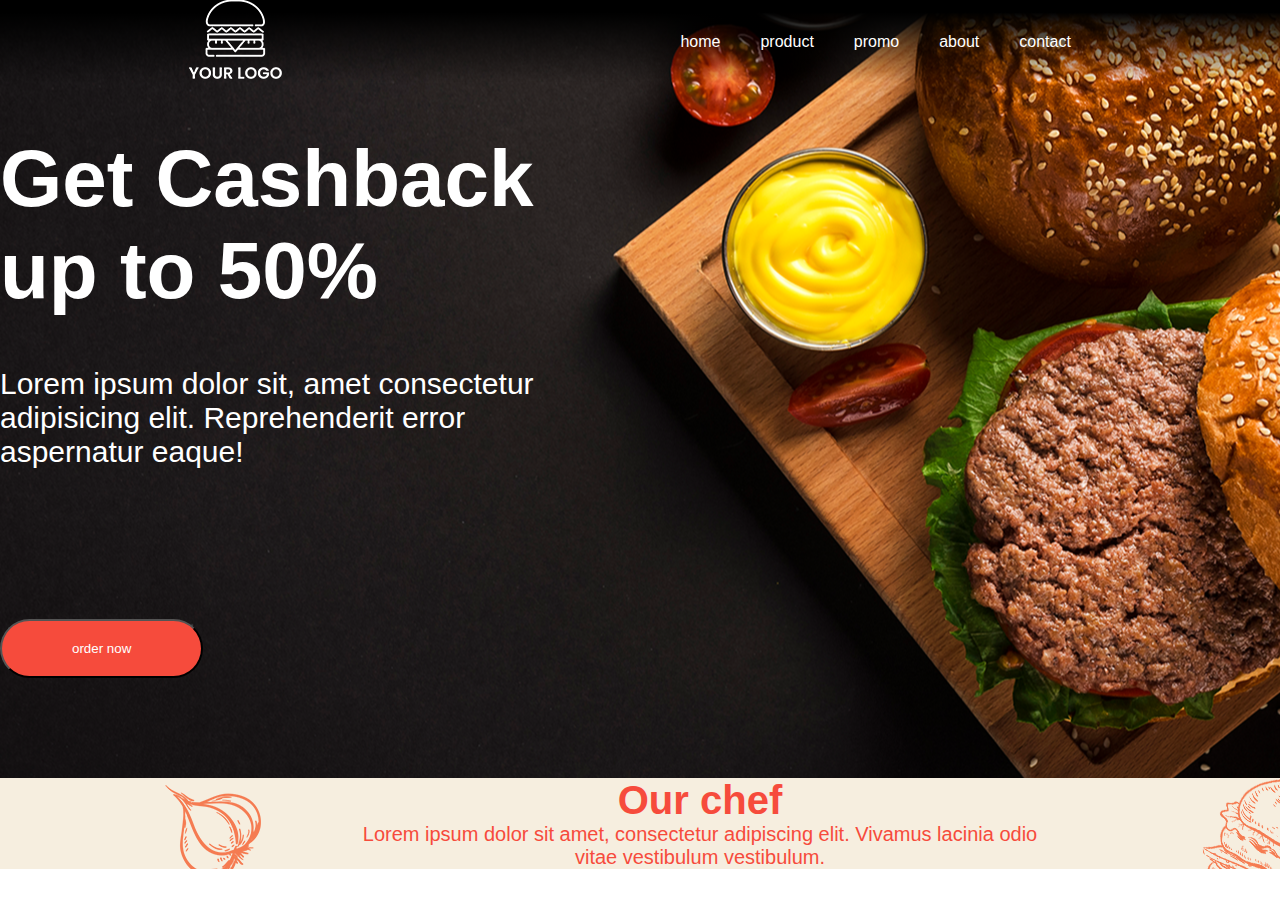
<file: burger_psd/index.html>
<!DOCTYPE html>
<html lang="en">

<head>
    <meta charset="UTF-8">
    <meta name="viewport" content="width=device-width, initial-scale=1.0">
    <title>Document</title>
    <link rel="stylesheet" href="./assets/css/style.css">
</head>

<body>
    <section class="background-img  ">
        <header>
            <nav class="navbar d-flex jsc">
                <div class="logo">
                    <img src="./assets/img/Logo.png" alt="">
                </div>
                <div class="navbar-list">
                    <ul class="d-flex jsc">
                        <li>home</li>
                        <li>product</li>
                        <li>promo</li>
                        <li>about</li>
                        <li>contact</li>
                    </ul>
                </div>
            </nav>
        </header>
        <main class="container ">
            <div class="hero-sec-text ">
                <h1> Get Cashback up to 50%</h1>
                <p>Lorem ipsum dolor sit, amet consectetur adipisicing elit. Reprehenderit error aspernatur eaque!</p>

                <button>order now </button>

            </div>
        </main>
    </section>
    <section>
        <div class="container">
            <div class="sec-two">
                <h2>Our  chef</h2>
                <p>Lorem ipsum dolor sit amet, consectetur adipiscing elit. Vivamus lacinia odio vitae vestibulum vestibulum. </p>
            </div>

        </div>
    </section>
</body>

</html>
</file>
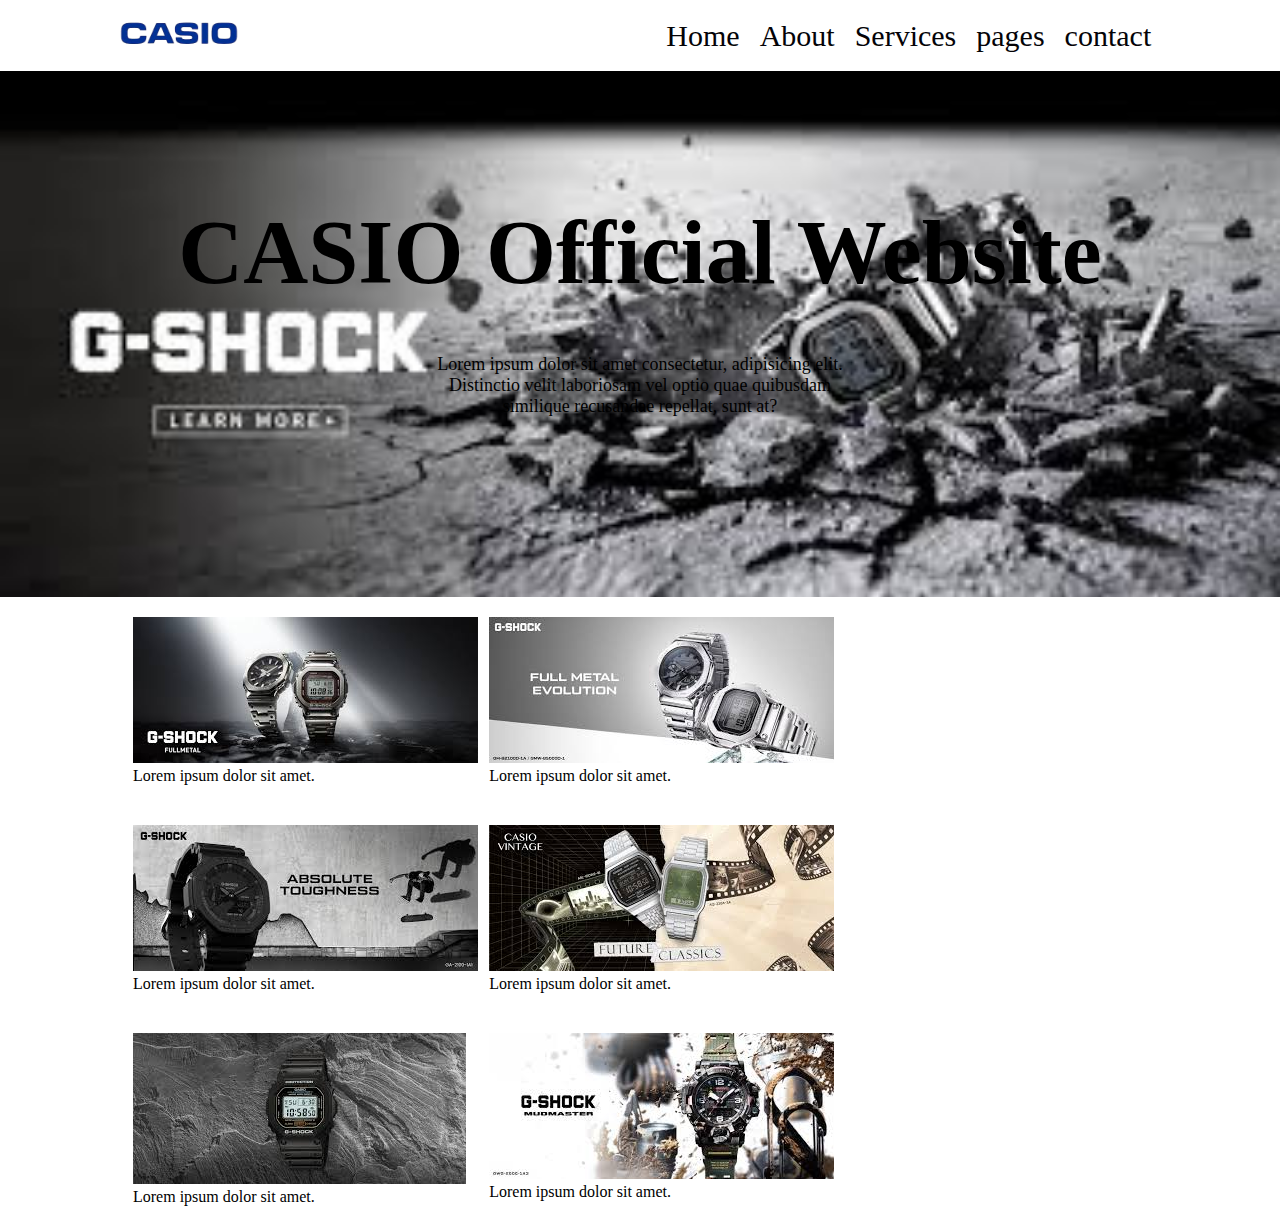
<file: psd/index.html>
<!DOCTYPE html>
<html lang="en">
  <head>
    <meta charset="UTF-8" />
    <meta name="viewport" content="width=device-width, initial-scale=1.0" />
    <title>Document</title>
    <link rel="stylesheet" href="./assets/css/style.css">
  </head>
  <body>
    <section>
      <header>
        <nav class="navbar alc">
          <div class=" d-flex alc jsc">
            <div class="logo-img">
            <img src="./assets/img/logo-removebg-preview (1).png" alt="" />
          </div>
          <div >
            <ul class="d-flex ">
              <li><a href="#">Home</a></li>
              <li><a href="#">About</a></li>
              <li><a href="#">Services</a></li>
              <li><a href="#">pages</a></li>
              <li>
                <a href="#">contact</a>
              </li>
            </ul>
          </div>
          </div>
        </nav>
      </header>
      <div class="hero-page">
        <div class="hero-page-text">
            <h1>CASIO Official Website</h1>
            <p>Lorem ipsum dolor sit amet consectetur, adipisicing elit. Distinctio velit laboriosam vel optio quae quibusdam similique recusandae repellat, sunt at?</p>
        </div>
      </div>
    </section>

    <!-- <section></section> -->
     <section>
        <div class="contener">
           <div class="sec-two">
             <div class="row">
              <div class="col-30">
                <img src="./assets/img/whatch-img1.jpg" alt="">
                <p>Lorem ipsum dolor sit amet.</p>
              </div>
              <div class="col-30">
                <img src="./assets/img/whatch-img2.jpg" alt="">
                <p>Lorem ipsum dolor sit amet.</p>
              </div>
              <div class="col-30">
                <img src="./assets/img/whatch-img3.jpg" alt="">
                <p>Lorem ipsum dolor sit amet.</p>
              </div>
               <div class="col-30">
                <img src="./assets/img/whatch-img-4.jpg" alt="">
                <p>Lorem ipsum dolor sit amet.</p>
              </div>
               <div class="col-30">
                <img src="./assets/img/whatch-img5.jpg" alt="">
                <p>Lorem ipsum dolor sit amet.</p>
              </div>
               <div class="col-30">
                <img src="./assets/img/whatch-img6.jpg" alt="">
                <p>Lorem ipsum dolor sit amet.</p>
              </div>
              

           </div>

            </div>
        </div>
     </section>
  </body>
</html>
</file>
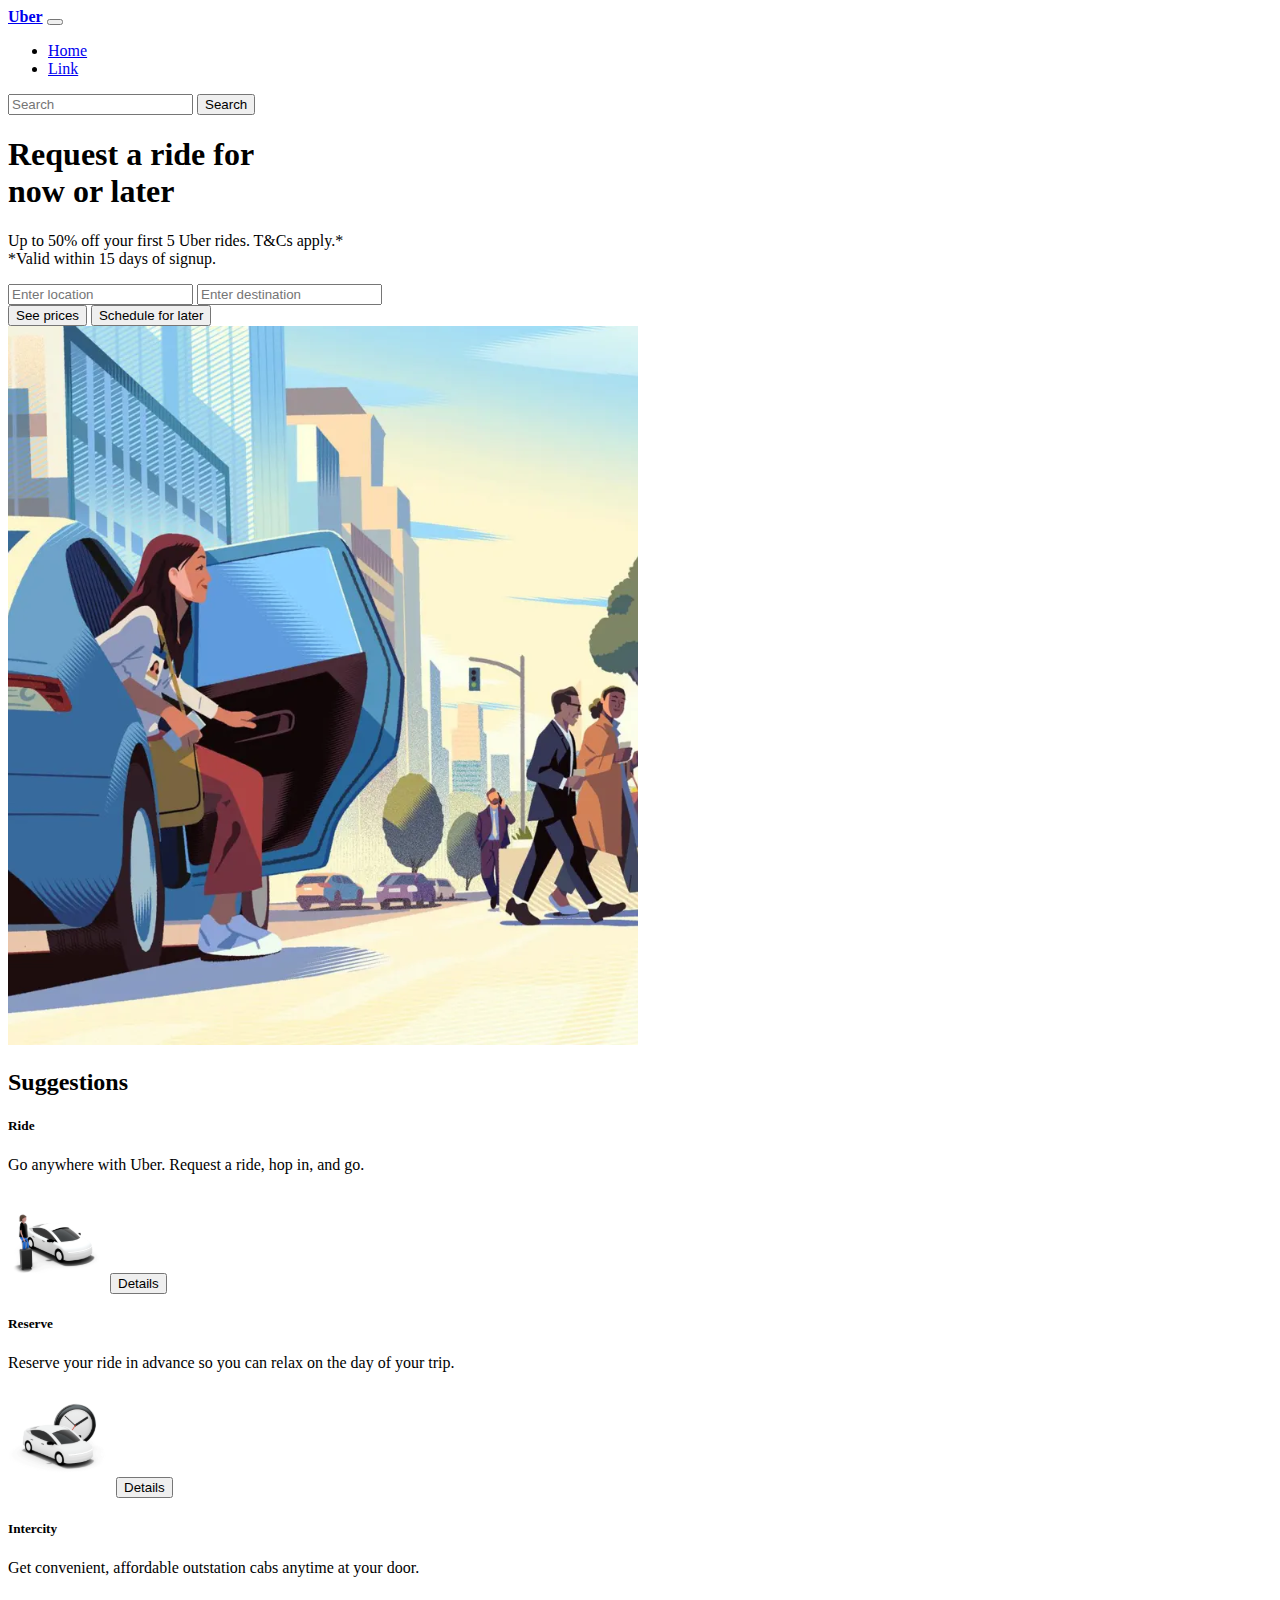
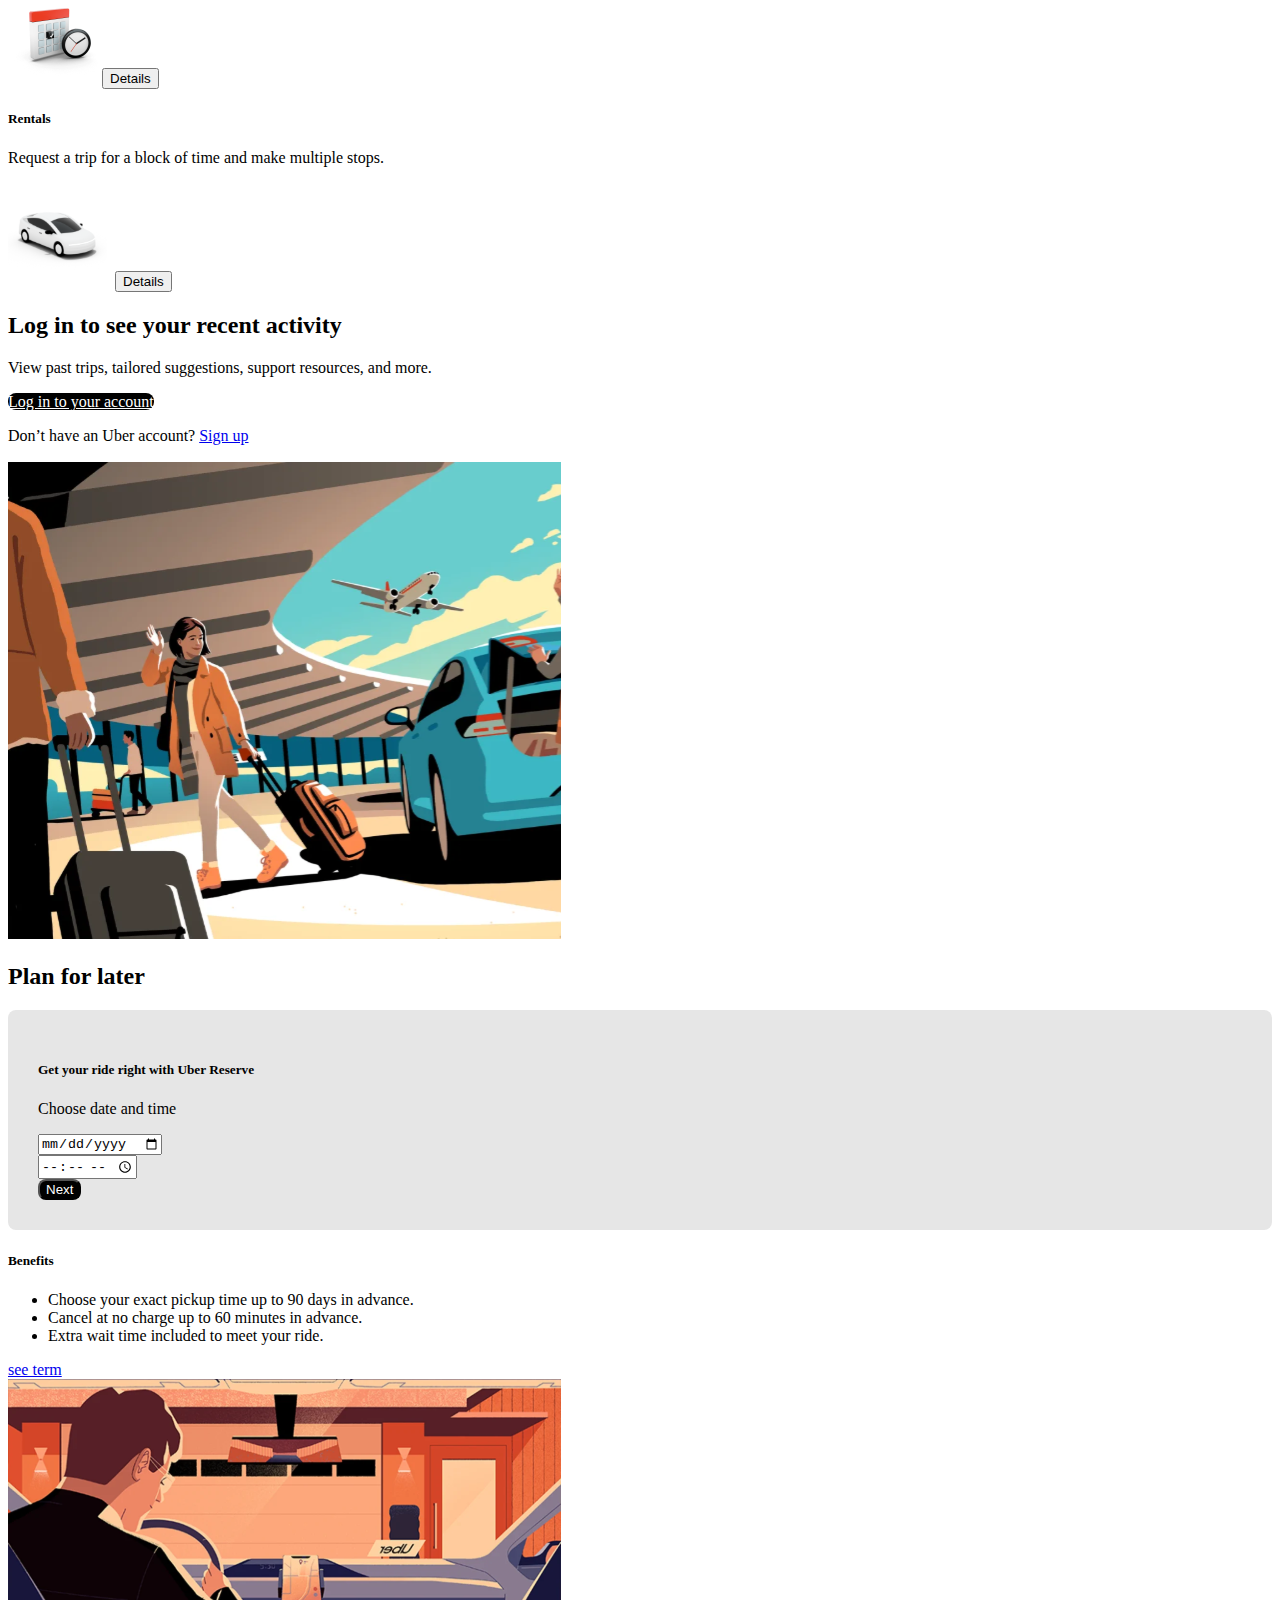
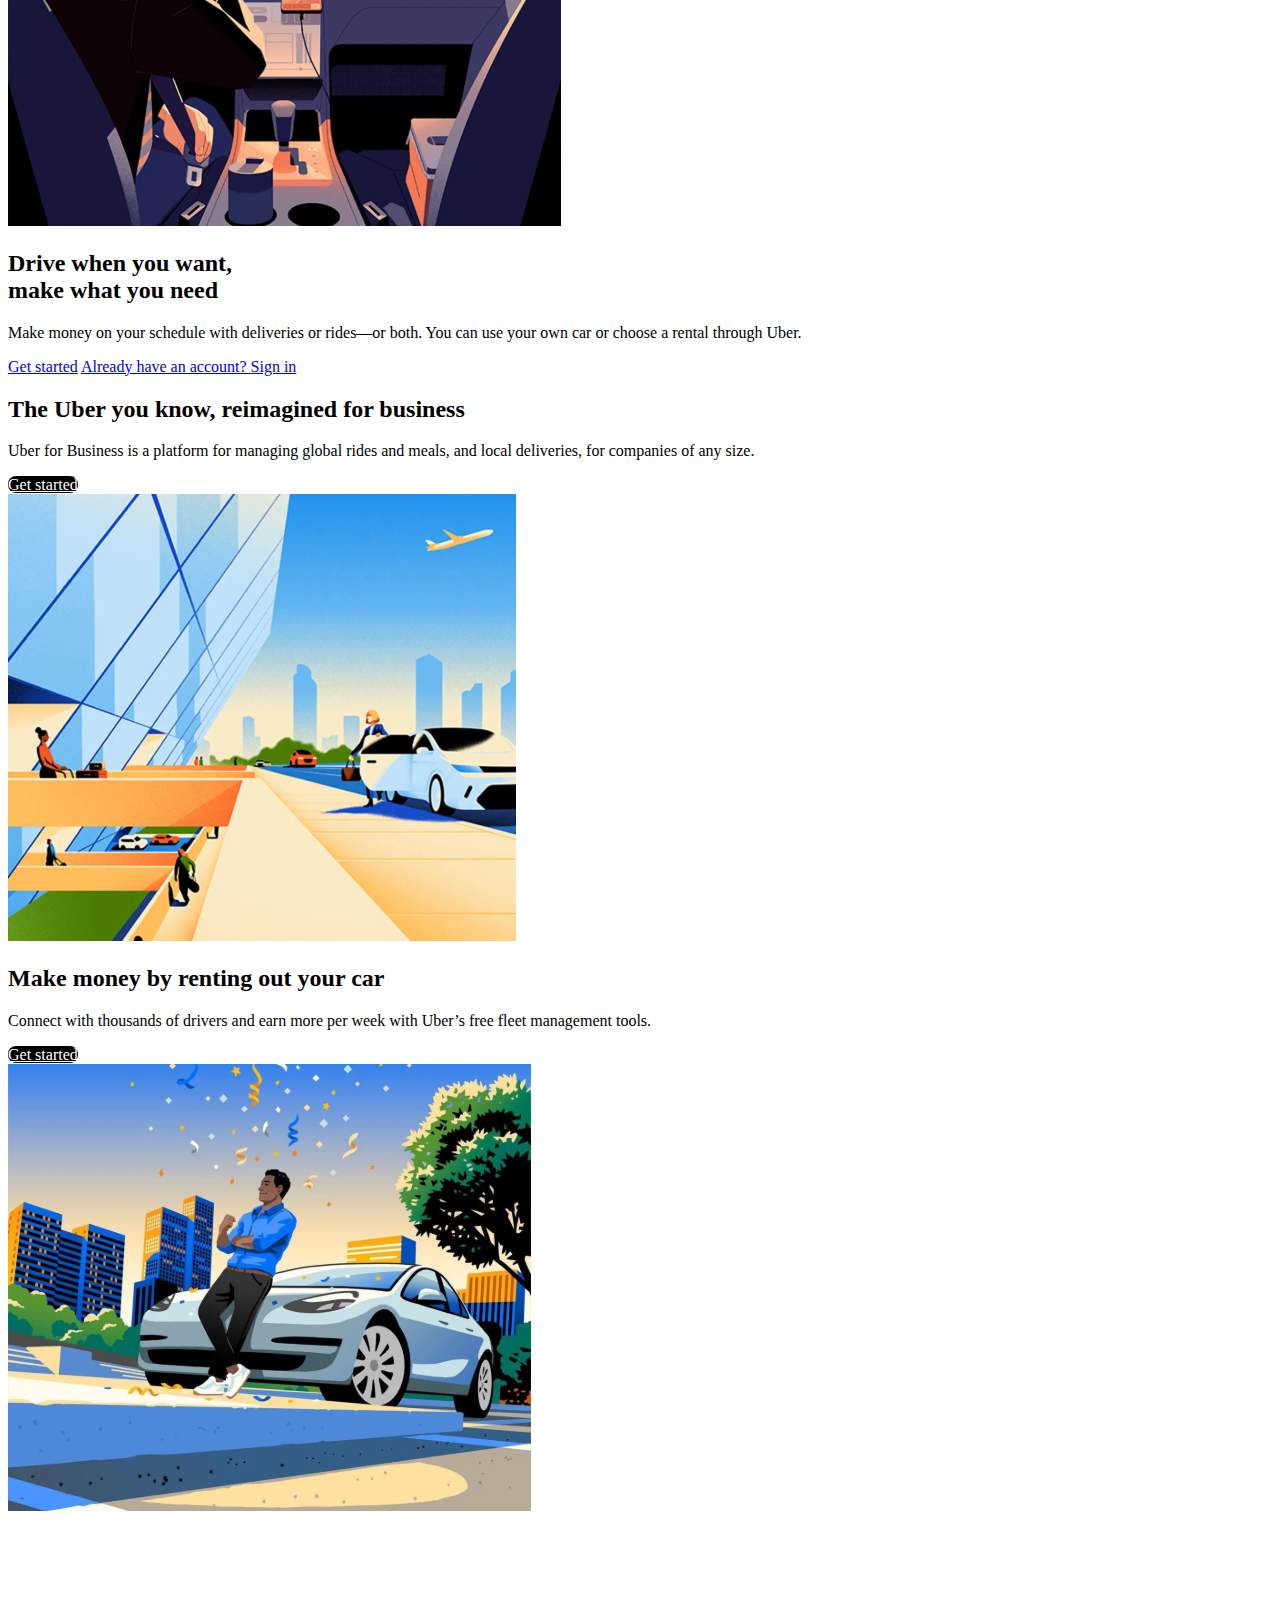
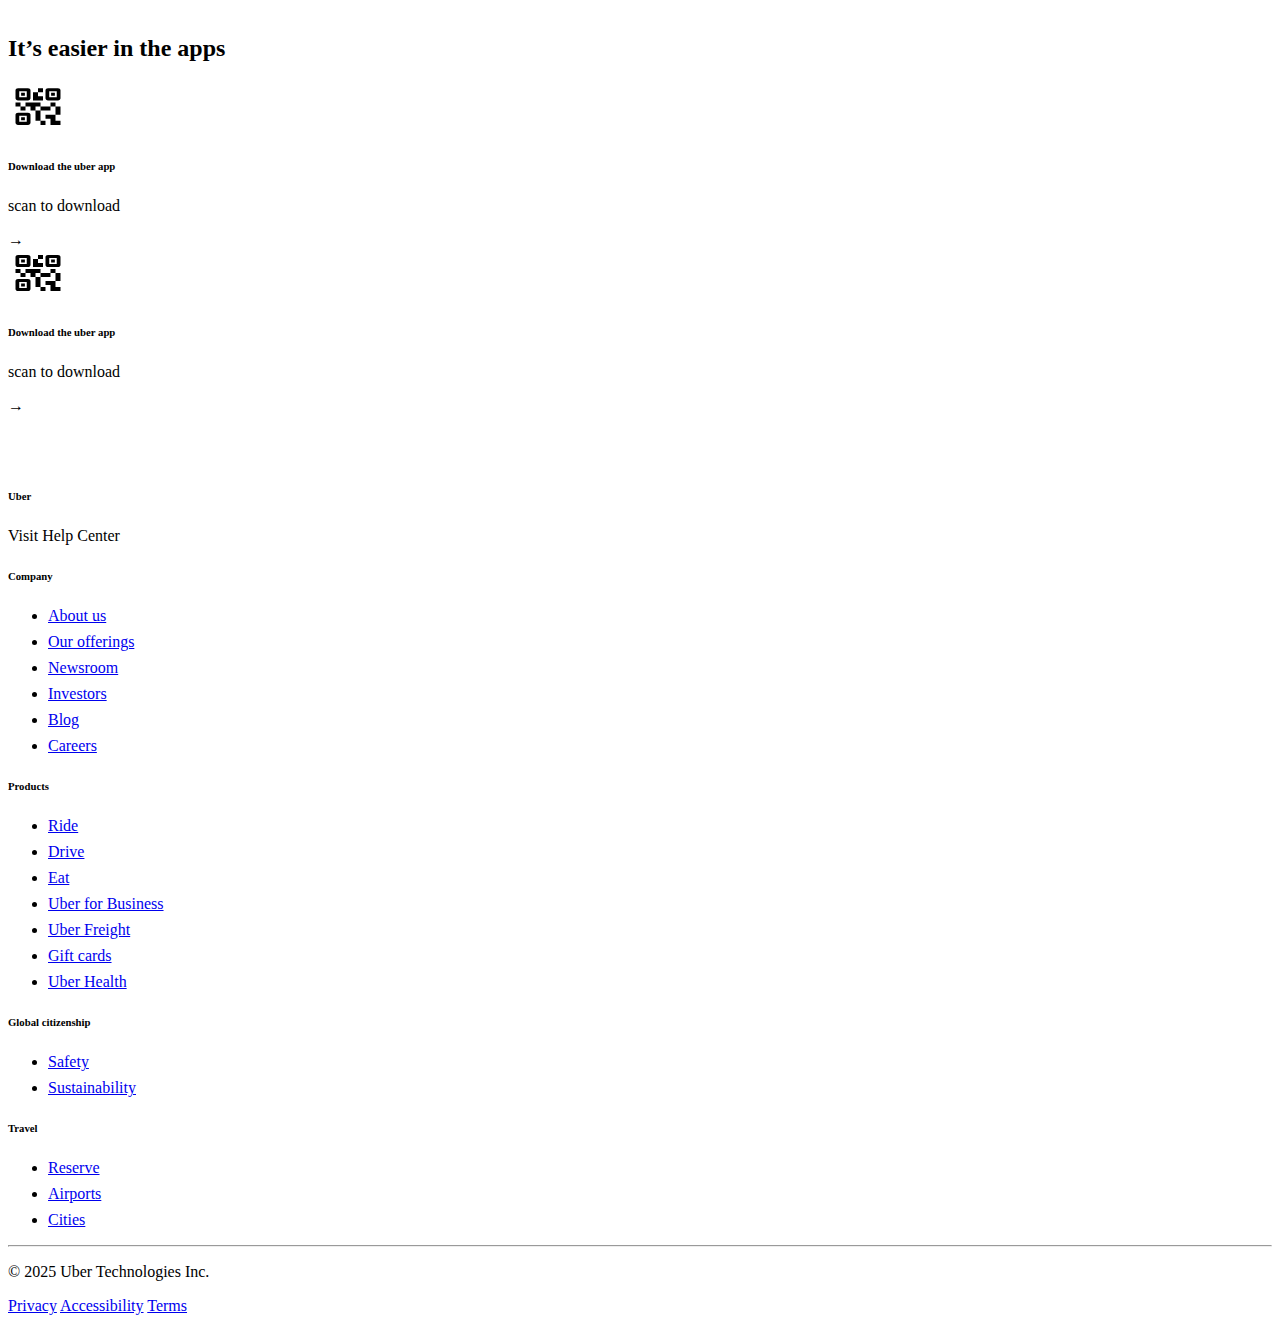
<file: uber.psd/index.html>
<!DOCTYPE html>
<html lang="en">

<head>
  <meta charset="UTF-8">
  <meta name="viewport" content="width=device-width, initial-scale=1.0">
  <title>Document</title>
  <!-- <link rel="stylesheet" href="./assets/css/style.css"> -->
  <link href="https://cdn.jsdelivr.net/npm/bootstrap@5.3.7/dist/css/bootstrap.min.css" rel="stylesheet"
    integrity="sha384-LN+7fdVzj6u52u30Kp6M/trliBMCMKTyK833zpbD+pXdCLuTusPj697FH4R/5mcr" crossorigin="anonymous">
  <style>
    .custom-btn:hover {
      background-color: #000;
      /* same dark */
      color: #fff;
      transform: scale(1.05);
      /* thoda zoom */
      box-shadow: 0 8px 20px rgba(0, 0, 0, 0.3);
      /* deep shadow */
      transition: all 0.3s ease;
    }

    /* Card styling */
    .reserve-box {
      background-color: #e6e6e6;
      border-radius: 8px;
      padding: 30px;
      animation: fadeInUp 1s ease-in-out;
    }

    /* Button hover */
    .custom-btn {
      background-color: #000;
      color: #fff;
      border-radius: 8px;
      transition: all 0.3s ease-in-out;
    }

    .custom-btn:hover {
      transform: scale(1.05);
      box-shadow: 0 6px 20px rgba(0, 0, 0, 0.3);
    }

    /* Input animation */
    .form-control:focus {
      box-shadow: 0 0 10px rgba(0, 0, 0, 0.2);
      transform: scale(1.02);
      transition: 0.3s ease;
    }

    /* Text fade in */
    .benefits {
      animation: fadeInRight 1s ease-in-out;
    }

    /* Confirmation Box */
    .confirmation-box {
      display: none;
      background-color: #dfffe2;
      border-radius: 8px;
      padding: 30px;
      text-align: center;
      animation: fadeInScale 0.8s ease-in-out;
    }

    .img-fluid {
      max-width: 86%;
    }

    .py-100 {
      padding-top: 100px;
      padding-bottom: 100px;
    }

    .pb-50 {
      padding-bottom: 50px;
    }

    footer ul li {
      margin-bottom: 8px;
    }

    footer a:hover {
      text-decoration: underline;
    }

    /* Keyframes */
    @keyframes fadeInUp {
      from {
        opacity: 0;
        transform: translateY(30px);
      }

      to {
        opacity: 1;
        transform: translateY(0);
      }
    }

    @keyframes fadeInRight {
      from {
        opacity: 0;
        transform: translateX(30px);
      }

      to {
        opacity: 1;
        transform: translateX(0);
      }
    }

    @keyframes fadeOutLeft {
      from {
        opacity: 1;
        transform: translateX(0);
      }

      to {
        opacity: 0;
        transform: translateX(-100%);
      }
    }

    @keyframes fadeInScale {
      from {
        opacity: 0;
        transform: scale(0.9);
      }

      to {
        opacity: 1;
        transform: scale(1);
      }
    }
  </style>
</head>

<body>
  <section>
    <nav class="navbar navbar-expand-lg navbar-light bg-light  ">
      <a class="navbar-brand fs-1 " href="#"><b>Uber</b></a>
      <button class="navbar-toggler" type="button" data-toggle="collapse" data-target="#navbarSupportedContent"
        aria-controls="navbarSupportedContent" aria-expanded="false" aria-label="Toggle navigation">
        <span class="navbar-toggler-icon"></span>
      </button>
      <div class="collapse navbar-collapse" id="navbarSupportedContent">
        <ul class="navbar-nav mr-auto">
          <li class="nav-item active">
            <a class="nav-link" href="#">Home </a>
          </li>
          <li class="nav-item">
            <a class="nav-link" href="#">Link</a>
          </li>
          <!-- <li class="nav-item dropdown">
            <a class="nav-link dropdown-toggle" href="#" id="navbarDropdown" role="button" data-toggle="dropdown"
              aria-haspopup="true" aria-expanded="false">
              Dropdown
            </a>
            <div class="dropdown-menu" aria-labelledby="navbarDropdown">
              <a class="dropdown-item" href="#">Action</a>
              <a class="dropdown-item" href="#">Another action</a>
              <div class="dropdown-divider"></div>
              <a class="dropdown-item" href="#">Something else here</a>
            </div>
          </li> -->
        </ul>
        <form class="form-inline my-2 my-lg-0 d-flex">
          <input class="form-control mr-sm-2" type="search" placeholder="Search" aria-label="Search">
          <button class="btn btn-outline-success my-2 my-sm-0" type="submit">Search</button>
        </form>
      </div>
    </nav>
  </section>
  <!-- <section></section> -->
  <section>
    <div class="container min-vh-100 d-flex align-items-center">
      <div class="row w-95">
        <div class="col-md-6 ">
          <h1 class="fw-bold  ">Request a ride for<br>now or later</h1>
          <p class="mb-4 fs-3">Up to 50% off your first 5 Uber rides. T&Cs apply.*<br>
            *Valid within 15 days of signup.</p>
          <input type="text" class="form-control bg-light mb-3 border-0 p-3" placeholder="Enter location">
          <input type="text" class="form-control bg-light mb-4 border-0 p-3" placeholder="Enter destination">
          <div class="d-flex gap-4">
            <button class="btn btn-dark px-4">See prices</button>
            <button class="btn btn-light px-4">Schedule for later</button>
          </div>
        </div>
        <div class="col-md-6 text-center">
          <img src="./assets/img/Rectangle 7.svg" alt="Ride Image" class="img-fluid">
        </div>
      </div>
    </div>
  </section>
  <!-- <section></section> -->
  <section>
    <div class="container my-5">
      <h2 class="fw-bold mb-4 fs-2">Suggestions</h2>
      <div class="row g-4">
        <div class="col-md-3 col-sm-6">
          <div class="card border-0 shadow-sm rounded-3 p-3 h-100">
            <h5 class="fw-bold fs-3">Ride</h5>
            <p class="mb-3">Go anywhere with Uber. Request a ride, hop in, and go.</p>
            <img src="./assets/img/Untitled (1)/lady 1.svg" class="img-fluid mb-3" alt="Ride">
            <button class="btn btn-light border">Details</button>
          </div>
        </div>
        <div class="col-md-3 col-sm-6">
          <div class="card border-0 shadow-sm rounded-3 p-3 h-100">
            <h5 class="fw-bold fs-3">Reserve</h5>
            <p class="mb-3">Reserve your ride in advance so you can relax on the day of your trip.</p>
            <img src="./assets/img/Untitled (1)/clock car 1.svg" class="img-fluid mb-3" alt="Reserve">
            <button class="btn btn-light border">Details</button>
          </div>
        </div>
        <div class="col-md-3 col-sm-6">
          <div class="card border-0 shadow-sm rounded-3 p-3 h-100">
            <h5 class="fw-bold fs-3">Intercity</h5>
            <p class="mb-3">Get convenient, affordable outstation cabs anytime at your door.</p>
            <img src="./assets/img/Untitled (1)/clock 1.svg" class="img-fluid mb-3" alt="Intercity">
            <button class="btn btn-light border">Details</button>
          </div>
        </div>
        <div class="col-md-3 col-sm-6">
          <div class="card border-0 shadow-sm rounded-3 p-3 h-100">
            <h5 class="fw-bold fs-3">Rentals</h5>
            <p class="mb-3">Request a trip for a block of time and make multiple stops.</p>
            <img src="./assets/img/Untitled (1)/car 1.svg" class="img-fluid mb-3" alt="Rentals">
            <button class="btn btn-light border" type="button">Details</button>
          </div>
        </div>
      </div>
    </div>
  </section>
  <!-- <section></section> -->
  <section>
    <div class="container my-5">
      <div class="row align-items-center">
        <!-- Text Section -->
        <div class="col-md-6">
          <h2 class="fw-bold fs-2 mb-3">
            Log in to see your recent activity
          </h2>
          <p class="text-secondary fs-5 mb-4">
            View past trips, tailored suggestions, support resources, and more.
          </p>
          <!-- Attractive Button -->
          <div class="mb-3">
            <a href="#" class="btn btn-dark btn-lg rounded-pill px-4 py-2 shadow-sm custom-btn">
              Log in to your account
            </a>
          </div>
          <p class="small fs-6">
            Don’t have an Uber account?
            <a href="#" class="fw-bold text-decoration-none">Sign up</a>
          </p>
        </div>
        <!-- Image Section -->
        <div class="col-md-6 text-center">
          <img src="./assets/img/Mask group.svg" alt="Uber Illustration" class="img-fluid w-75 mx-auto d-block">
        </div>
      </div>
    </div>
  </section>
  <!-- <section></section> -->
  <section>
    <div class="d-flex align-items-center min-vh-100">
      <div class="container">
        <div class="row justify-content-center align-items-start">
          <!-- Left Section -->
          <div class="col-md-6">
            <h2 class="fw-bold mb-4">Plan for later</h2>
            <!-- Step 1: Form -->
            <div id="formBox" class="reserve-box shadow">
              <h5 class="fw-bold">Get your ride right with Uber Reserve</h5>
              <p class="mb-3">Choose date and time</p>
              <div class="row g-2 mb-4">
                <div class="col">
                  <input type="date" class="form-control">
                </div>
                <div class="col">
                  <input type="time" class="form-control">
                </div>
              </div>
              <button id="nextBtn" class="btn custom-btn w-100 py-2 fw-bold">Next</button>
            </div>
            <!-- Step 2: Confirmation -->
            <div id="confirmationBox" class="confirmation-box shadow">
              <h5 class="fw-bold text-success">🎉 Ride Scheduled!</h5>
              <p>Your ride has been reserved successfully. You will receive updates closer to pickup time.</p>
              <a href="#" class="btn btn-dark mt-3">Book Another Ride</a>
            </div>
          </div>
          <!-- Right Section -->
          <div class="col-md-6 benefits mt-3 mt-md-0">
            <h5 class="fw-bold mt-5">Benefits</h5>
            <ul class="mt-3">
              <li>Choose your exact pickup time up to 90 days in advance.</li>
              <li>Cancel at no charge up to 60 minutes in advance.</li>
              <li>Extra wait time included to meet your ride.</li>
            </ul>
            <a href="#" class="text-decoration-underline small">see term</a>
          </div>
        </div>
      </div>
    </div>
  </section>
  <!-- <section></section> -->
  <section>
    <div class="d-flex align-items-center min-vh-90">
      <div class="container">
        <div class="row align-items-center">
          <!-- Left: Image -->
          <div class="col-md-6 text-center mb-4 mb-md-0">
            <img src="./assets/img//earner-illustra 1.svg" alt="Driver Illustration" class="img-fluid">
          </div>
          <!-- Right: Text & Buttons -->
          <div class="col-md-6">
            <h2 class="fw-bold mb-3">
              Drive when you want, <br> make what you need
            </h2>
            <p class="text-secondary mb-4">
              Make money on your schedule with deliveries or rides—or both.
              You can use your own car or choose a rental through Uber.
            </p>
            <div class="d-flex flex-wrap align-items-center gap-3">
              <a href="#" class="btn btn-dark px-4 py-2">Get started</a>
              <a href="#" class="text-dark text-decoration-none">
                Already have an account? <span class="fw-bold">Sign in</span>
              </a>
            </div>
          </div>
        </div>
      </div>
    </div>
  </section>
  <!-- <section></section> -->
  <section>
    <div class="container my-5">
      <div class="row align-items-center">
        <!-- Text Section -->
        <div class="col-md-6">
          <h2 class="fw-bold fs-2 mb-3">
            The Uber you know,
            reimagined for business
          </h2>
          <p class="text-secondary fs-5 mb-4">
            Uber for Business is a platform for managing global rides and
            meals, and local deliveries, for companies of any size.
          </p>
          <!-- Attractive Button -->
          <div class="mb-3">
            <a href="#" class="btn btn-dark btn-lg rounded-pill px-4 py-2 shadow-sm custom-btn">
              Get started
            </a>
          </div>
        </div>
        <!-- Image Section -->
        <div class="col-md-6 text-center">
          <img src="./assets/img/u4b-square 1.svg" alt="Uber Illustration" class="img-fluid w-75 mx-auto d-block">
        </div>
      </div>
    </div>
  </section>
  <!-- <section></section> -->
  <section>
    <div class="container my-5">
      <div class="row align-items-center">
        <!-- Text Section -->
        <div class="col-md-6">
          <h2 class="fw-bold fs-2 mb-3">
            Make money by renting
            out your car
          </h2>
          <p class="text-secondary fs-5 mb-4">
            Connect with thousands of drivers and earn more per week
            with Uber’s free fleet management tools.
          </p>
          <!-- Attractive Button -->
          <div class="mb-3">
            <a href="#" class="btn btn-dark btn-lg rounded-pill px-4 py-2 shadow-sm custom-btn">
              Get started
            </a>
          </div>
        </div>
        <!-- Image Section -->
        <div class="col-md-6 text-center">
          <img src="./assets/img/fleet-management 1.svg" alt="Uber Illustration" class="img-fluid w-75 mx-auto d-block">
        </div>
      </div>
    </div>
  </section>
  <!-- <section></section> -->
  <section>
    <div class="bg-light">
      <div class="container py-100 pb-50">
        <!-- Heading -->
        <h2 class="fw-bold mb-5">It’s easier in the apps</h2>
        <div class="row g-4">
          <!-- Card 1 -->
          <div class="col-md-6">
            <div class="card shadow-sm p-3 d-flex flex-row align-items-center">
              <img src="./assets/img/Frame.svg  " alt="QR" width="60" class="me-3">
              <div>
                <h6 class="fw-bold mb-1">Download the uber app</h6>
                <p class="mb-0 text-muted">scan to download</p>
              </div>
              <span class="ms-auto fs-2">→</span>
            </div>
          </div>
          <!-- Card 2 -->
          <div class="col-md-6">
            <div class="card shadow-sm p-3 d-flex flex-row align-items-center">
              <img src="./assets/img/Frame.svg  " alt="QR" width="60" class="me-3">
              <div>
                <h6 class="fw-bold mb-1">Download the uber app</h6>
                <p class="mb-0 text-muted">scan to download</p>
              </div>
              <span class="ms-auto fs-4">→</span>
            </div>
          </div>
        </div>
      </div>
    </div>
  </section>
  <!-- <section></section> -->
  <footer class="bg-black text-light pt-5 pb-3 mt-3">
    <div class="container">
      <div class="row">
        <!-- Left Branding -->
        <div class="col-md-3 mb-4">
          <h6 class="fw-bold">Uber</h6>
          <p class="mb-0">Visit Help Center</p>
        </div>

        <!-- Company -->
        <div class="col-md-2 mb-4">
          <h6 class="fw-bold">Company</h6>
          <ul class="list-unstyled">
            <li><a href="#" class="text-light text-decoration-none">About us</a></li>
            <li><a href="#" class="text-light text-decoration-none">Our offerings</a></li>
            <li><a href="#" class="text-light text-decoration-none">Newsroom</a></li>
            <li><a href="#" class="text-light text-decoration-none">Investors</a></li>
            <li><a href="#" class="text-light text-decoration-none">Blog</a></li>
            <li><a href="#" class="text-light text-decoration-none">Careers</a></li>
          </ul>
        </div>

        <!-- Products -->
        <div class="col-md-2 mb-4">
          <h6 class="fw-bold">Products</h6>
          <ul class="list-unstyled">
            <li><a href="#" class="text-light text-decoration-none">Ride</a></li>
            <li><a href="#" class="text-light text-decoration-none">Drive</a></li>
            <li><a href="#" class="text-light text-decoration-none">Eat</a></li>
            <li><a href="#" class="text-light text-decoration-none">Uber for Business</a></li>
            <li><a href="#" class="text-light text-decoration-none">Uber Freight</a></li>
            <li><a href="#" class="text-light text-decoration-none">Gift cards</a></li>
            <li><a href="#" class="text-light text-decoration-none">Uber Health</a></li>
          </ul>
        </div>

        <!-- Global citizenship -->
        <div class="col-md-2 mb-4">
          <h6 class="fw-bold">Global citizenship</h6>
          <ul class="list-unstyled">
            <li><a href="#" class="text-light text-decoration-none">Safety</a></li>
            <li><a href="#" class="text-light text-decoration-none">Sustainability</a></li>
          </ul>
        </div>

        <!-- Travel -->
        <div class="col-md-2 mb-4">
          <h6 class="fw-bold">Travel</h6>
          <ul class="list-unstyled">
            <li><a href="#" class="text-light text-decoration-none">Reserve</a></li>
            <li><a href="#" class="text-light text-decoration-none">Airports</a></li>
            <li><a href="#" class="text-light text-decoration-none">Cities</a></li>
          </ul>
        </div>
      </div>

      <!-- Social Icons -->
      <div class="d-flex gap-3 fs-4 my-3">
        <a href="#" class="text-light"><i class="bi bi-facebook"></i></a>
        <a href="#" class="text-light"><i class="bi bi-whatsapp"></i></a>
        <a href="#" class="text-light"><i class="bi bi-instagram"></i></a>
        <a href="#" class="text-light"><i class="bi bi-twitter"></i></a>
        <a href="#" class="text-light"><i class="bi bi-youtube"></i></a>
      </div>

      <hr class="border-secondary">

      <!-- Bottom text -->
      <div class="d-flex flex-column flex-md-row justify-content-between align-items-center">
        <p class="mb-2 mb-md-0">© 2025 Uber Technologies Inc.</p>
        <div>
          <a href="#" class="text-light text-decoration-none me-3">Privacy</a>
          <a href="#" class="text-light text-decoration-none me-3">Accessibility</a>
          <a href="#" class="text-light text-decoration-none">Terms</a>
        </div>
      </div>
    </div>
  </footer>

  <!-- Bootstrap JS -->
  <script src="https://cdn.jsdelivr.net/npm/bootstrap@5.3.3/dist/js/bootstrap.bundle.min.js"></script>
  <script>
    const nextBtn = document.getElementById("nextBtn");
    const formBox = document.getElementById("formBox");
    const confirmationBox = document.getElementById("confirmationBox");

    nextBtn.addEventListener("click", () => {
      // Slide form out
      formBox.style.animation = "fadeOutLeft 0.8s forwards";

      setTimeout(() => {
        formBox.style.display = "none"; // Hide form
        confirmationBox.style.display = "block"; // Show confirmation
      }, 800);
    });
  </script>


</body>

</html>
</file>
<file: burger_psd/assets/css/style.css>
* {
    margin: 0;
    padding: 0;
}
.container {
    width: 1400px;
    margin: 0 auto;

}
.navbar {
    background-image: linear-gradient(0deg, rgba(0, 0, 0, 0) 0%, rgba(0, 0, 0, 0.9999999999999999) 85%, rgba(0, 0, 0, 0.9999999999999999) 100%);
    align-items: center;
    
}
.background-img{
    background-image: url(../img/hero-sec-img.png);
    background-repeat: no-repeat;
    /* background-size: cover; */
    background-position: center;
     
}
ul li{
    
    list-style: none;
    color: white;
    padding: 20px;
}
.d-flex{
    display: flex;
}
.jsc{
    justify-content: space-around;
}
body{
    font-family: sans-serif;
}
/* section */
.hero-sec-text{
    /* margin: 100px 0; */
    color: white;
}
.hero-sec-text h1{
    margin: 50px 0;
    width:45%;
    /* color: white; */
    font-size: 80px;

}
.hero-sec-text p{

    font-size: 30px;
    width: 40%;
    margin:50px 0;

}
.hero-sec-text button{
    color: white;
    padding: 20px 70px;
   border-radius: 30px;
background-color: #f64b3c;
margin: 100px 0;
}

/* section */
.sec-two{
    color: #f64b3c;
    text-align: center;
    background-color: #f6eedf;
    background-image: url(../img/sec-two-img.png);
}
.sec-two h2{
    font-size: 40px;
}
.sec-two p{
    font-size: 20px;
    width: 50%;
    margin:  0 auto;
}
</file>
<file: psd/assets/css/style.css>
* {
  margin: 0;
  padding: 0;
}
.navbar {
  background-color: rgb(0, 0, 0);
}

.d-flex {
  display: flex;
}

.jsc {
  justify-content: space-between;
}
.logo-img img {
  width: 30%;
}
ul li {
  display: block;
  padding: 0 15px;
  font-size: 20px;
  /* list-style: none; */
}
a {
  color: rgb(255, 249, 249);

  text-decoration: none;
}
.alc {
  align-items: center;
}
.contener{
    width: 80%;
    margin: 0 auto;
}
.row{
   
  display: flex;
  flex-wrap: wrap;  
   margin-left: -15px; 
   margin-right: -15px;  

}
.col-30{
    width: 30%;
    padding: 20px;
}

/* section-------------------------------------------------------------- */
.hero-page{
    background-image: url(../img/hero-page.jpg);
    /* align-items: center; */
    background-size:cover;
    background-repeat: no-repeat;
    padding: 50px;
    /* margin: 50; */
    /* text-align: center; */
}
.hero-page-text{
    
    text-align: center;
    padding: 50px;
    font-size: 50px;
    /* color: white; */
}
.hero-page-text p{
    padding: 50px 0;
    /* margin: 50px; */
font-size: 20px;    
}

/* section-------------------------------------------------------------- */


/* section-------------------------------------------------------------- */
@media only screen and (min-width: 576px) {
  .logo-img img {
    width: 20%;
  }
  .navbar {
  background-color: rgb(0, 0, 0);
}
  ul li {
    display: block;
    padding: 0 10px;
    font-size: 5px;
    /* list-style: none; */
    a {
      color: rgb(0, 0, 0);
      text-decoration: none;
    }
  }
  .jsc {
  justify-content: space-around;
}
.hero-page{
    background-image: url(../img/hero-page.jpg);
    /* align-items: center; */
    background-size:cover;
    background-repeat: no-repeat;
    padding: 50px;
    /* text-align: center; */
}
.hero-page-text{
    
    text-align: center;
    padding: 50px;
    font-size: 20px;
    /* color: white; */
}
.hero-page-text p{
    padding: 20px 0;
    /* margin: 50px; */
font-size: 10px; 
/* color: white;    */
}

}
@media only screen and (min-width: 768px) {
  .logo-img img {
    width: 20%;
  }
  .navbar {
  background-color: rgb(0, 0, 0);
}
  ul li {
    display: block;
    padding: 0 10px;
    font-size: 10px;
    /* list-style: none; */
    a {
      color: rgb(255, 247, 247);
      text-decoration: none;
    }
  }
  .jsc {
  justify-content: space-around;
}
.hero-page{
    background-image: url(../img/hero-page.jpg);
    /* align-items: center; */
    background-size:cover;
    background-repeat: no-repeat;
    padding: 30px;
    /* text-align: center; */
}
.hero-page-text{
    
    text-align: center;
    padding: 50px;
    font-size: 20px;
    /* color: white; */
}
.hero-page-text p{
    padding: 50px 0;
    /* margin: 50px; */
font-size: 15px;    
}
}
@media only screen and (min-width: 992px) {
  .logo-img img {
    width: 25%;
  }
  .navbar {
  background-color: rgb(0, 0, 0);
}
  ul li {
    display: block;
    padding: 0 10px;
    font-size: 20px;
    /* list-style: none; */
    a {
      color: rgb(255, 255, 255);
      text-decoration: none;
    }
  }
  .jsc {
  justify-content: space-around;
}
.hero-page{
    background-image: url(../img/hero-page.jpg);
    /* align-items: center; */
    background-size:cover;
    background-repeat: no-repeat;
    padding: 50px;
    /* text-align: center; */
}
.hero-page-text{
    
    text-align: center;
    padding: 50px;
    font-size: 35px;
    /* color: white; */
}
.hero-page-text p{
    padding: 50px 0;
    /* margin: 50px; */
font-size: 20px;    
}
}
@media only screen and (min-width: 1024px) {
  .logo-img img {
    width: 30%;
  }
  .navbar {
  background-color: rgb(0, 0, 0);
}
  ul li {
    display: block;
    padding: 0 10px;
    font-size: 25px;
    /* list-style: none; */
    a {
      color: rgb(255, 255, 255);
      text-decoration: none;
    }
  }
  .jsc {
  justify-content: space-around;
}
.hero-page{
    background-image: url(../img/hero-page.jpg);
    /* align-items: center; */
    background-size:cover;
    background-repeat: no-repeat;
    padding: 50px;
    /* text-align: center; */
}
.hero-page-text{
    
    text-align: center;
    padding: 50px;
    font-size: 40px;
    /* color: white; */
}
.hero-page-text p{
    padding: 50px 0;
    /* margin: 50px; */
font-size: 20px;    
}
}
@media only screen and (min-width: 1200px) {
  .logo-img img {
    width: 40%;
  }
  .navbar {
  background-color: rgb(255, 255, 255);
}
  ul li {
    display: block;
    padding: 0 10px;
    font-size: 30px;
    /* list-style: none; */
    a {
      color: rgb(4, 3, 7);
      text-decoration: none;
    }
  }
  .jsc {
  justify-content: space-around;
}
.hero-page{
    background-image: url(../img/hero-page.jpg);
    /* align-items: center; */
    background-size:cover;
    background-repeat: no-repeat;
    padding: 50px;
    /* text-align: center; */
}
.hero-page-text{
    
    text-align: center;
    padding: 80px;
    font-size: 45px;
    /* color: white; */
}
.hero-page-text p{
    padding: 50px 0;
    margin: 0 auto;
font-size: 18px;
width: 40%;     
}
}
@media only screen and (min-width: 1400px) {
  .logo-img img {
    width: 50%;
  }
  .navbar {
  background-color: plum;
}
  ul li {
    display: block;
    padding: 0 15px;
    font-size: 31px;
    /* list-style: none; */
    a {
      color: rgb(248, 244, 244);
      text-decoration: none;
    }
  }
  .jsc {
  justify-content: space-around;
}
.hero-page{
    background-image: url(../img/hero-page.jpg);
    /* align-items: center; */
    background-size:cover;
    background-repeat: no-repeat;
    padding: 95px;
    /* margin-bottom: 50px; */
    /* margin: 50px; */
    /* text-align: center; */
}
.hero-page-text{
    
    text-align: center;
    padding: 50px;
    font-size: 50px;
    margin: 50px;
    /* color: white; */
}
.hero-page-text p{
    padding: 50px 0;
    margin: 0 auto;
font-size: 20px; 
width: 50%;   
}
}

/* section-------------------------------------------------------------- */
</file>
